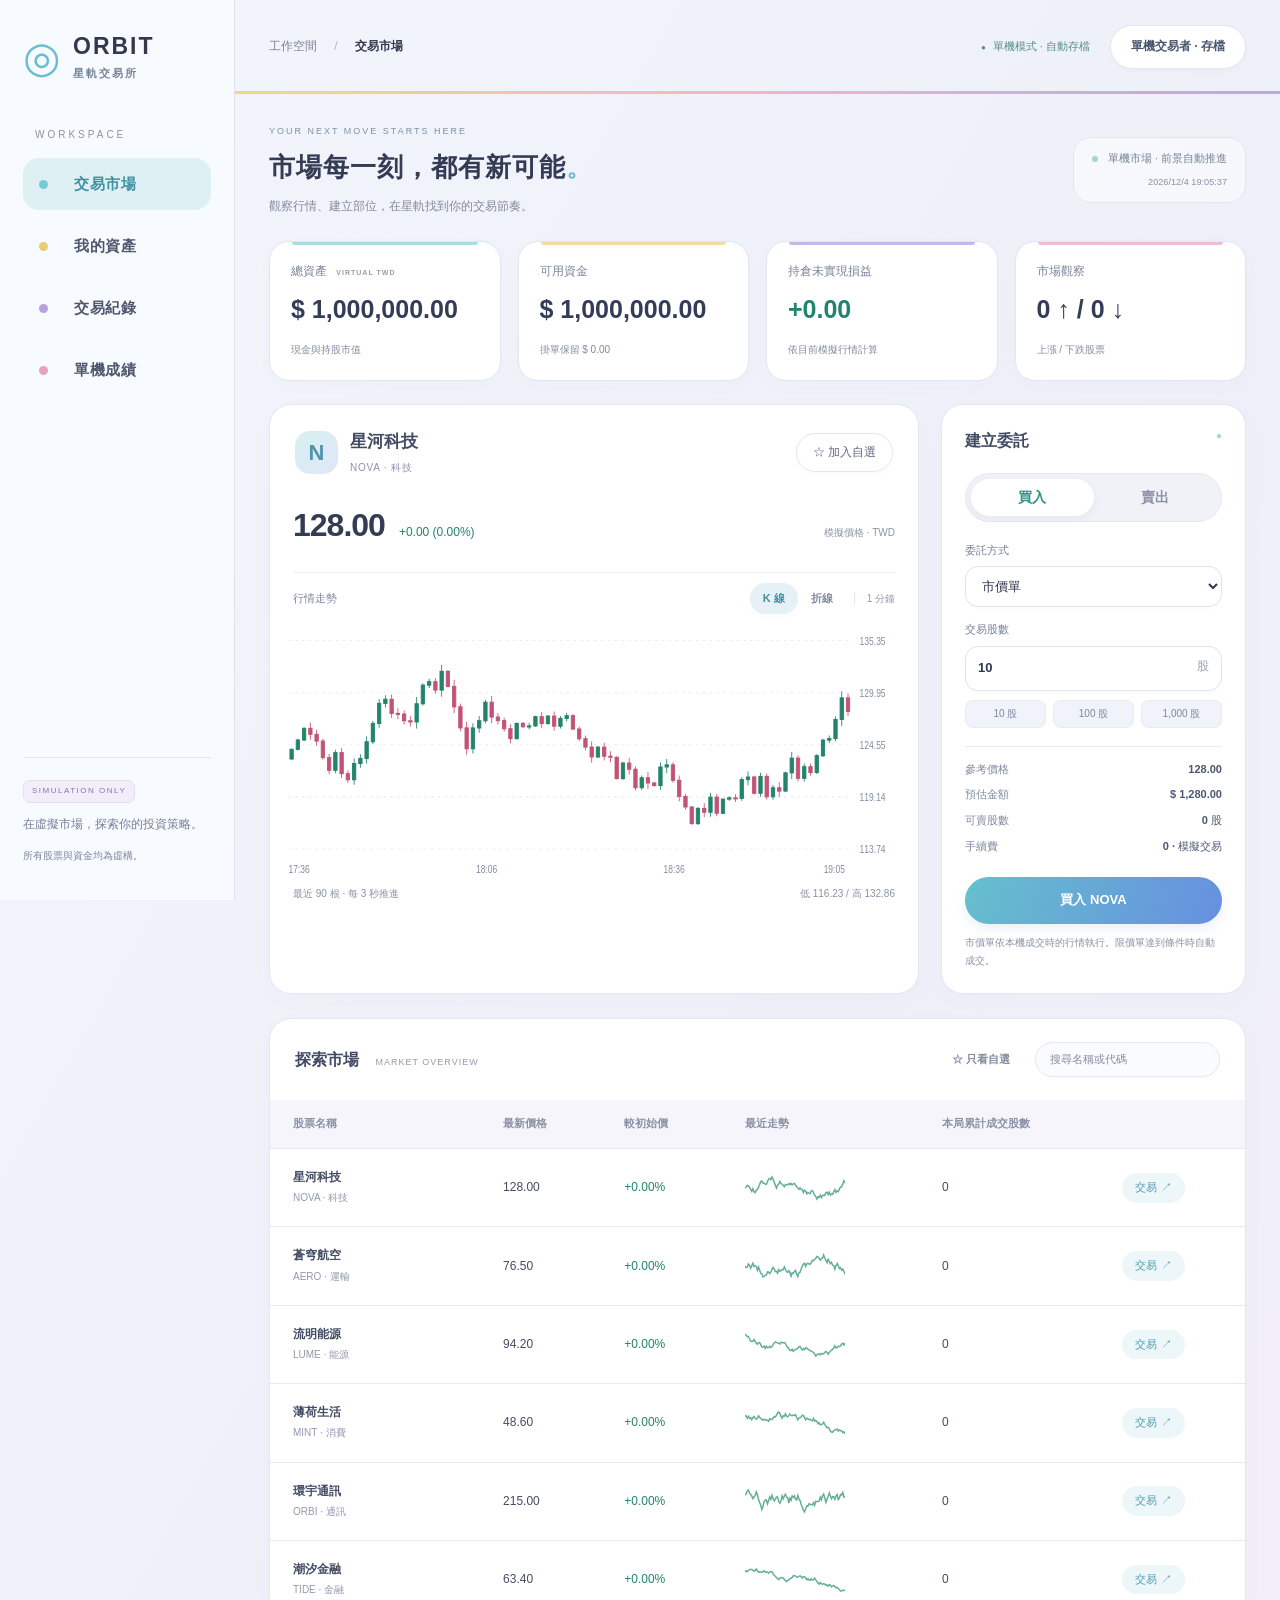
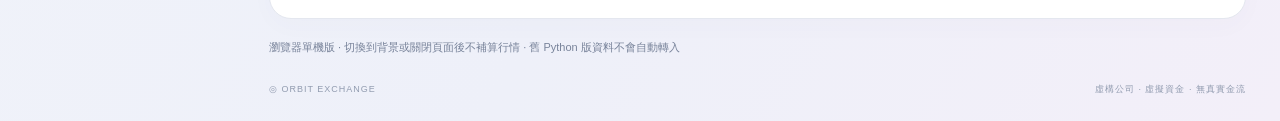
<file: index.html>
<!doctype html>
<html lang="zh-Hant">
<head><meta charset="utf-8"><meta name="viewport" content="width=device-width,initial-scale=1"><title>ORBIT · 星軌交易所</title><link rel="stylesheet" href="./public/style.css"><link rel="stylesheet" href="./public/pastel.css"><script defer src="./public/engine.js"></script><script defer src="./public/storage.js"></script><script defer src="./public/app.js"></script></head>
<body>
<aside class="sidebar"><a class="brand" href="./index.html">◎ <span>ORBIT<small>星軌交易所</small></span></a><div class="nav-label">WORKSPACE</div><nav><button class="nav active" data-view="market">◈ <span>交易市場</span></button><button class="nav" data-view="portfolio">▤ <span>我的資產</span></button><button class="nav" data-view="orders">⇄ <span>交易紀錄</span></button><button class="nav" data-view="leaders">♜ <span>單機成績</span></button></nav><div class="side-bottom"><div class="simulation">SIMULATION ONLY</div><p>在虛擬市場，探索你的投資策略。</p><small>所有股票與資金均為虛構。</small></div></aside>
<main><header><div class="breadcrumb">工作空間 <span>/</span> <b id="page-name">交易市場</b></div><div class="header-right"><span id="connection" class="connection">載入存檔</span><button id="account-button" class="outline">單機存檔</button></div></header>
<section class="intro"><div><div class="eyebrow">YOUR NEXT MOVE STARTS HERE</div><h1 id="heading">市場每一刻，都有新可能<span>。</span></h1><p>觀察行情、建立部位，在星軌找到你的交易節奏。</p></div><div class="market-badge"><i></i> 單機市場 · 前景自動推進<small id="clock">—</small></div></section>
<section class="stats"><article><span>總資產 <small>VIRTUAL TWD</small></span><strong id="equity">—</strong><small>現金與持股市值</small></article><article><span>可用資金</span><strong id="cash">—</strong><small id="reserved">初始 1,000,000 虛擬資金</small></article><article><span>持倉未實現損益</span><strong id="pnl">—</strong><small id="return">依目前模擬行情計算</small></article><article><span>市場觀察</span><strong id="breadth">—</strong><small>上漲 / 下跌股票</small></article></section>
<div id="market-view" class="view"><div class="trading-grid"><section class="panel chart-panel"><div class="panel-head"><div class="stock-title"><span class="stock-icon" id="stock-icon">N</span><div><h2 id="stock-name">星河科技</h2><span id="stock-symbol">NOVA · 科技</span></div></div><button id="watch-button" class="outline" aria-label="加入或移除自選">☆ 加入自選</button></div><div class="quote"><strong id="quote-price">—</strong><span id="quote-change">—</span><small>模擬價格 · TWD</small></div><div class="chart-tools"><span>行情走勢</span><div><button class="chip active" data-chart="candle">K 線</button><button class="chip" data-chart="line">折線</button><span class="timeframe">1 分鐘</span></div></div><div id="chart" role="img" aria-label="股票最近 90 分鐘行情"></div><div class="chart-foot"><span>最近 90 根 · 每 3 秒推進</span><span id="chart-range">—</span></div></section>
<section class="panel order-panel"><h2>建立委託 <span class="live-dot">●</span></h2><div class="segmented"><button class="active" data-side="buy">買入</button><button data-side="sell">賣出</button></div><form id="order-form"><label>委託方式<select id="order-kind"><option value="market">市價單</option><option value="limit">限價單</option></select></label><label id="limit-label" hidden>委託價格<input id="limit-price" type="number" min="1" max="1000000" step="0.01" placeholder="輸入每股價格"></label><label>交易股數<div class="quantity-input"><input id="quantity" type="number" value="10" min="1" max="1000000" step="1" required><span>股</span></div></label><div class="quick-amount"><button type="button" data-quantity="10">10 股</button><button type="button" data-quantity="100">100 股</button><button type="button" data-quantity="1000">1,000 股</button></div><div class="order-summary"><div><span>參考價格</span><b id="reference-price">—</b></div><div><span>預估金額</span><b id="estimate">—</b></div><div><span>可賣股數</span><b id="sellable">0 股</b></div><div><span>手續費</span><b>0 · 模擬交易</b></div></div><button class="primary submit-order" id="submit-order">買入 NOVA</button><p class="order-note">市價單依本機成交時的行情執行。限價單達到條件時自動成交。</p></form></section></div>
<section class="panel market-panel"><div class="panel-head"><h2>探索市場 <small>MARKET OVERVIEW</small></h2><div class="market-controls"><button id="filter-watch" class="chip">☆ 只看自選</button><input id="search" placeholder="搜尋名稱或代碼" aria-label="搜尋股票"></div></div><div class="table-wrap"><table><thead><tr><th>股票名稱</th><th>最新價格</th><th>較初始價</th><th>最近走勢</th><th>本局累計成交股數</th><th></th></tr></thead><tbody id="stock-table"></tbody></table></div></section></div>
<section id="portfolio-view" class="panel view" hidden><div class="panel-head"><h2>我的持倉</h2><span>此瀏覽器自動存檔</span></div><div class="table-wrap"><table><thead><tr><th>股票</th><th>持有股數</th><th>平均成本</th><th>市值</th><th>未實現損益</th></tr></thead><tbody id="positions-table"></tbody></table></div></section>
<section id="orders-view" class="panel view" hidden><div class="panel-head"><h2>委託與交易紀錄</h2><span>最近 200 筆已結束委託 + 全部掛單</span></div><div class="table-wrap"><table><thead><tr><th>時間</th><th>股票</th><th>方向 / 類型</th><th>股數</th><th>委託 / 成交價格</th><th>狀態</th><th></th></tr></thead><tbody id="orders-table"></tbody></table></div></section>
<section id="leaders-view" class="panel view" hidden><div class="panel-head"><h2>單機成績</h2><span>此瀏覽器的個人成績，非全球排行榜</span></div><div class="table-wrap"><table><thead><tr><th>排名</th><th>交易者</th><th>總資產</th><th>總報酬率</th></tr></thead><tbody id="leaders-table"></tbody></table></div></section>
<p class="local-notice">瀏覽器單機版 · 切換到背景或關閉頁面後不補算行情 · 舊 Python 版資料不會自動轉入</p><footer><span>◎ ORBIT EXCHANGE</span><span>虛構公司 · 虛擬資金 · 無真實金流</span></footer></main>
<dialog id="save-dialog"><button type="button" id="close-save" class="close" aria-label="關閉">×</button><div class="eyebrow">YOUR LOCAL JOURNEY</div><h2>單機存檔</h2><p>無須帳號。進度僅儲存在目前瀏覽器；清除網站資料會失去存檔。切換裝置或網址時，請匯出再匯入。</p><form id="name-form"><label>玩家暱稱<input id="player-name" maxlength="24" required></label><button class="primary">儲存暱稱</button></form><div class="save-actions"><button id="export-save" class="outline">匯出存檔 JSON</button><label class="import-label">匯入存檔<input id="import-save" type="file" accept=".json,application/json"></label><button id="reset-save" class="text-button">重新開始遊戲</button></div></dialog><div id="toast" role="status" hidden></div>
</body></html>
</file>
<file: public/style.css>
:root{color-scheme:dark;--bg:#0c1015;--panel:#13191f;--border:#252d36;--muted:#82909f;--text:#e7edf2;--accent:#c5f277;--green:#72d9b0;--red:#f1828d}*{box-sizing:border-box}body{margin:0;background:var(--bg);color:var(--text);font:14px/1.6 'Segoe UI','Microsoft JhengHei',sans-serif}button,input,select{font:inherit}button,a,input,select{-webkit-tap-highlight-color:transparent}button{cursor:pointer}button{color:inherit;background:none;border:0}button:hover{filter:brightness(1.15)}button:disabled{opacity:.45;cursor:wait}button:focus-visible,a:focus-visible{outline:2px solid var(--accent);outline-offset:4px}input,select{background:#0e141a;border:1px solid var(--border);color:var(--text);border-radius:7px;padding:11px 12px;width:100%;outline:none}input:focus,select:focus{border-color:var(--accent)}input::placeholder{color:#637080}[hidden]{display:none!important}.sidebar{position:fixed;inset:0 auto 0 0;width:210px;border-right:1px solid var(--border);padding:30px 20px;display:flex;flex-direction:column}.brand{text-decoration:none;color:var(--accent);display:flex;align-items:center;gap:12px;font-size:40px;line-height:1}.brand span{font-size:23px;letter-spacing:4px;color:var(--text);font-weight:700}.brand small{display:block;letter-spacing:3px;font-size:10px;color:var(--muted);margin-top:10px}.nav-label{margin:55px 12px 15px;color:#566575;letter-spacing:2px;font-size:10px}.nav{display:flex;gap:13px;align-items:center;width:100%;text-align:left;padding:13px 15px;border-radius:7px;color:var(--muted);margin-bottom:7px;font-size:17px}.nav span{font-size:14px}.nav.active{color:var(--accent);background:#202b21}.side-bottom{margin-top:auto;color:var(--muted);font-size:12px}.side-bottom p{max-width:140px}.side-bottom small{font-size:10px}.simulation{font-size:9px;letter-spacing:1.5px;border:1px solid #38422e;color:var(--accent);display:inline-block;padding:4px 8px;border-radius:4px}main{margin-left:210px;padding:0 34px;max-width:1800px}header{height:82px;display:flex;align-items:center;justify-content:space-between;border-bottom:1px solid var(--border)}.breadcrumb{color:var(--muted);font-size:12px}.breadcrumb span{margin:0 14px;color:#40505d}.breadcrumb b{color:#d4dce3;font-weight:400}.header-right{display:flex;gap:22px;align-items:center}.connection{font-size:11px;color:var(--green)}.connection::before{content:'●';font-size:8px;margin-right:7px}.outline{border:1px solid #35404a;border-radius:6px;padding:7px 12px;font-size:12px}.intro{display:flex;justify-content:space-between;align-items:center;padding:33px 0 27px}.eyebrow{font-size:9px;letter-spacing:2.5px;color:var(--accent)}h1{font-size:27px;font-weight:600;letter-spacing:1px;margin:10px 0 8px}h1 span{color:var(--accent)}.intro p{color:var(--muted);font-size:12px;margin:0}.market-badge{font-size:11px;color:#b0bdc7;text-align:right}.market-badge i{display:inline-block;width:6px;height:6px;border-radius:50%;background:var(--accent);margin-right:7px}.market-badge small{display:block;color:var(--muted);margin-top:7px}.stats{display:grid;grid-template-columns:repeat(4,1fr);border:1px solid var(--border);border-radius:10px;background:linear-gradient(105deg,#19211e,#13191f 40%);margin-bottom:25px}.stats article{padding:20px 23px;position:relative}.stats article+article::before{content:'';position:absolute;left:0;top:24px;bottom:24px;width:1px;background:var(--border)}.stats article>span{display:block;font-size:12px;color:#a4b1be}.stats span small{font-size:8px;letter-spacing:1px;margin-left:6px;color:#637364}.stats strong{display:block;font-size:26px;font-weight:550;font-variant-numeric:tabular-nums;margin:8px 0}.stats article>small{font-size:10px;color:var(--muted)}.trading-grid{display:grid;grid-template-columns:minmax(0,1fr) 305px;gap:22px}.panel{border:1px solid var(--border);border-radius:10px;background:var(--panel);overflow:hidden}.panel-head{display:flex;justify-content:space-between;align-items:center;padding:22px 23px;gap:15px}.panel-head>span{font-size:11px;color:var(--muted)}h2{font-size:16px;margin:0;font-weight:550}h2 small{font-size:9px;letter-spacing:1px;color:#667686;margin-left:12px}.stock-title{display:flex;gap:12px;align-items:center}.stock-icon{background:#2b3430;color:var(--accent);font-size:22px;display:grid;place-items:center;width:43px;height:43px;border-radius:9px}.stock-title h2{font-size:17px}.stock-title div>span{font-size:10px;color:var(--muted);letter-spacing:.8px}.quote{padding:0 23px;display:flex;gap:14px;align-items:baseline}.quote strong{font-size:32px;font-weight:500;letter-spacing:-1px}.quote>span{font-size:12px}.quote small{font-size:10px;color:var(--muted);margin-left:auto}.positive{color:var(--green)!important}.negative{color:var(--red)!important}.chart-tools{margin:20px 23px 0;display:flex;align-items:center;justify-content:space-between;padding:10px 0;border-top:1px solid var(--border);font-size:11px;color:var(--muted)}.chip{padding:5px 10px;border-radius:5px;font-size:11px;color:var(--muted)}.chip.active{background:#293528;color:var(--accent)}.timeframe{padding-left:12px;border-left:1px solid var(--border);margin-left:8px;font-size:10px}#chart{padding:0 10px;min-height:254px}#chart svg{width:100%;height:254px;display:block}.gridline{stroke:#28313a;stroke-dasharray:3 5}.axis-label{fill:#728090;font-size:10px}.candle-up{fill:var(--green);stroke:var(--green)}.candle-down{fill:var(--red);stroke:var(--red)}.price-line{fill:none;stroke:var(--accent);stroke-width:2}.chart-foot{display:flex;justify-content:space-between;padding:8px 23px 17px;color:#6f7d89;font-size:10px}.order-panel{padding:22px}.order-panel h2{display:flex;justify-content:space-between}.live-dot{color:var(--accent);font-size:10px}.segmented{display:flex;background:#0d1319;border-radius:7px;padding:4px;margin:20px 0}.segmented button{width:50%;padding:7px;border-radius:5px;color:var(--muted)}.segmented button.active{background:#284338;color:var(--green)}.segmented button[data-side=sell].active{background:#462d34;color:var(--red)}label{display:block;color:#9daab6;font-size:11px;margin:14px 0 8px}label input,label select{display:block;margin-top:7px;font-size:13px}.quantity-input{position:relative}.quantity-input input{padding-right:35px}.quantity-input span{position:absolute;right:13px;top:11px;font-size:12px}.quick-amount{display:flex;gap:7px;margin-top:9px}.quick-amount button{background:#202932;color:#9ba9b6;border-radius:4px;flex:1;font-size:10px;padding:4px}.order-summary{margin:18px 0;border-top:1px solid var(--border);padding-top:10px}.order-summary div{display:flex;justify-content:space-between;font-size:11px;padding:4px 0;color:var(--muted)}.order-summary b{font-weight:400;color:var(--text);font-variant-numeric:tabular-nums}.primary{background:var(--accent);color:#1a2815;font-weight:650;border-radius:6px;padding:12px;width:100%;font-size:13px}.primary.sell{background:var(--red);color:#301720}.order-note{font-size:10px;color:#6e7e8d;line-height:1.8;margin-bottom:0}.market-panel{margin-top:23px}.market-controls{display:flex;gap:12px;align-items:center}.market-controls input{width:185px;padding:7px 10px;font-size:11px}.table-wrap{overflow:auto}table{width:100%;border-collapse:collapse;text-align:left;white-space:nowrap}th{color:#82909e;background:#11171d;font-size:10px;font-weight:400;padding:12px 23px}td{padding:16px 23px;border-top:1px solid #222b34;font-size:12px;font-variant-numeric:tabular-nums}td small{display:block;color:#718291;font-size:10px}tbody tr:hover{background:#182128}.stock-select{text-align:left;padding:0;min-width:110px}.stock-select b{font-weight:500}.spark{width:100px;height:28px;display:block}.spark polyline{fill:none;stroke:var(--green);stroke-width:1.5}.spark.down polyline{stroke:var(--red)}.trade-link{color:var(--accent);font-size:11px}.empty{text-align:center;color:var(--muted);padding:55px!important}.status{border:1px solid #34404c;padding:3px 7px;border-radius:4px;font-size:10px}.status.filled{color:var(--green);border-color:#2c4e43}.status.open{color:var(--accent)}footer{display:flex;justify-content:space-between;font-size:9px;color:#536270;padding:25px 0;letter-spacing:1px}dialog{background:#171e26;color:var(--text);border:1px solid #3b4855;border-radius:14px;padding:35px;width:min(420px,92vw)}dialog::backdrop{background:#02060bba;backdrop-filter:blur(5px)}dialog h2{font-size:24px;margin-top:12px}dialog p{font-size:12px;color:var(--muted)}dialog .primary{margin-top:12px}.close{position:absolute;right:13px;top:10px;font-size:25px;color:var(--muted)}.text-button{font-size:12px;color:var(--accent);display:block;margin:18px auto 0}#auth-error{color:var(--red);min-height:18px}#toast{position:fixed;bottom:30px;left:50%;transform:translateX(-50%);background:#d7edbc;color:#162111;border-radius:8px;padding:13px 23px;box-shadow:0 10px 40px #0008;z-index:10;max-width:90vw}#toast.error{background:#f4c1c7;color:#401923}@media(min-width:1500px){#chart,#chart svg{min-height:290px}}@media(max-width:1150px){.sidebar{width:175px;padding:28px 14px}main{margin-left:175px;padding:0 22px}.stats article{padding:17px 15px}.stats strong{font-size:22px}.trading-grid{grid-template-columns:minmax(0,1fr) 275px;gap:15px}.quote small{display:none}td,th{padding-left:17px;padding-right:17px}.market-badge{display:none}h1{font-size:24px}}@media(max-width:850px){.sidebar{width:70px;padding:25px 9px}.brand{justify-content:center}.brand span,.nav span,.nav-label,.side-bottom{display:none}.sidebar nav{margin-top:35px}.nav{justify-content:center;padding:12px 0}main{margin-left:70px;padding:0 18px}.stats{grid-template-columns:1fr 1fr}.stats article:nth-child(3)::before{display:none}.trading-grid{grid-template-columns:1fr}.order-panel{padding:22px}.order-panel form{display:grid;grid-template-columns:1fr 1fr;gap:0 20px}.order-summary{grid-column:2;grid-row:1/4}.quick-amount{grid-column:1}.submit-order,.order-note{grid-column:1/-1}.market-controls input{width:150px}.panel-head h2 small{display:none}}@media(max-width:540px){.sidebar{position:static;width:100%;height:66px;flex-direction:row;align-items:center;border-bottom:1px solid var(--border);padding:0 15px}.brand{font-size:32px}.sidebar nav{margin:0 0 0 auto;display:flex;gap:8px}.nav{margin:0;width:43px}.nav span{display:none}main{margin-left:0;padding:0 14px}header{height:62px}.header-right{gap:10px}.connection{font-size:10px}.breadcrumb{font-size:10px}.intro{padding:25px 0 22px}h1{font-size:21px;letter-spacing:0}.intro p{font-size:11px}.eyebrow{font-size:8px}.stats{margin-bottom:16px}.stats strong{font-size:22px}.stats span small{display:none}.stats article>small{font-size:9px}.panel-head{padding:18px}.quote{padding:0 18px}.quote strong{font-size:29px}.chart-tools{margin-left:18px;margin-right:18px}.market-panel .panel-head{align-items:flex-start;flex-direction:column;gap:12px}.market-controls{width:100%;justify-content:space-between}.market-controls input{width:180px}footer{font-size:8px;letter-spacing:0}.order-panel form{display:block}.order-note{font-size:11px}}
</file>
<file: public/pastel.css>
/* Soft pastel dashboard: local fonts and CSS only. */
:root{color-scheme:light;--bg:#eef1f9;--panel:#fff;--border:#e2e5ee;--muted:#767e94;--text:#32384f;--accent:#368aa3;--green:#22836e;--red:#c25375}
body{background:linear-gradient(120deg,#f2f5fa 0%,#eef0f9 65%,#f3eff9 100%);font-family:'Segoe UI','Microsoft JhengHei',sans-serif}
button{transition:background .18s,box-shadow .18s,transform .18s}button:hover{filter:none;background-color:#edf3f9}button:active{transform:translateY(1px)}
input,select{background:#fff;border-color:#e0e4ee;border-radius:13px;box-shadow:0 2px 4px #35446904;color:var(--text)}input::placeholder{color:#858ba0}input:focus,select:focus{border-color:#67b6cf;box-shadow:0 0 0 3px #73c6d51a}
.sidebar{width:235px;background:#f9fbffdb;border-color:#dde2ee;padding:35px 23px}.brand{color:#69bed0;gap:12px;font-size:43px}.brand span{font-size:23px;letter-spacing:2px}.brand small{color:#778298;letter-spacing:2px;font-size:11px}.nav-label{margin-top:48px;color:#8b91a5;letter-spacing:3px;font-size:10px}.nav{border-radius:16px;padding:14px 16px;font-size:0;color:#50586e;gap:13px;margin-bottom:10px}.nav::before{content:'';width:9px;height:9px;border-radius:50%;background:#74cbd8;flex-shrink:0}.nav:nth-child(2)::before{background:#e9cc77}.nav:nth-child(3)::before{background:#b6a1e1}.nav:nth-child(4)::before{background:#e9a2bc}.nav span{font-size:15px;font-weight:650;letter-spacing:.5px}.nav.active{background:#def0f4;color:#3f91a2}.nav:hover{background:#e9eef8}.side-bottom{border-top:1px solid var(--border);padding-top:22px}.side-bottom p{max-width:180px}.simulation{background:#f1edf9;border-color:#e5dcf2;color:#8876a9;border-radius:7px;font-size:8px}.side-bottom small{color:#7c8498}
main{margin-left:235px;padding:0 34px;max-width:1900px}header{height:94px;position:relative;border:0}header::after{content:'';position:absolute;bottom:0;left:-34px;right:-34px;height:3px;background:linear-gradient(90deg,#f0d887,#f0b4ca,#b9a7e9)}.breadcrumb{color:#7c8397}.breadcrumb span{color:#b3b6c5}.breadcrumb b{color:var(--text);font-weight:650}.connection{color:#538f89}.header-right{gap:20px}.outline{background:white;border:1px solid #e3e7ee;border-radius:24px;padding:9px 16px;color:#616b80;box-shadow:0 3px 8px #38476505}.outline:hover{background:#f7f9fc;box-shadow:0 4px 12px #38476510}#account-button{color:#47556e;font-weight:650;padding:11px 20px}
.intro{padding:30px 0 25px}.eyebrow{color:#7c91a8;font-size:9px;letter-spacing:2px}h1{font-size:26px;color:#343b55;margin-top:9px}h1 span{color:#70bdcc}.intro p{color:#82899d}.market-badge{background:#ffffff80;border:1px solid #e1e6ee;border-radius:18px;padding:12px 18px;color:#748398}.market-badge i{background:#a0d9c7}.market-badge small{color:#8790a4}
.stats{border:0;background:none;gap:17px;border-radius:0;margin-bottom:23px}.stats article{background:#fff;border:1px solid #e3e6ef;border-radius:20px;box-shadow:0 5px 19px #42577905;padding:20px 21px;overflow:hidden}.stats article::after{content:'';position:absolute;top:0;left:22px;right:22px;height:3px;border-radius:0 0 6px 6px;background:#a7dce4}.stats article:nth-child(2)::after{background:#efdc9e}.stats article:nth-child(3)::after{background:#c7b6e8}.stats article:nth-child(4)::after{background:#efbed2}.stats article+article::before{display:none}.stats article>span{color:#7a8398;font-weight:550}.stats span small{color:#969db0;font-size:7px}.stats strong{color:#343d57;font-weight:650;font-size:25px}.stats article>small{color:#828a9e}
.panel{background:white;border:1px solid #e4e7ef;border-radius:22px;box-shadow:0 7px 24px #45547c06}.panel-head{padding:23px 25px}h2{font-weight:650;color:#424a64}h2 small{color:#9399ab;font-weight:400}.stock-icon{background:linear-gradient(135deg,#d7f1ef,#dfe6fa);color:#5195ac;border-radius:15px;font-weight:600}.stock-title div>span{color:#8a93a5}.quote strong{color:#343c55;font-weight:650}.quote small{color:#8b93a5}.chart-tools{border-color:#edf0f5;color:#7a859b}.chip{border-radius:20px;padding:7px 13px;color:#838b9e;font-weight:600}.chip.active{background:#e5f1f6;color:#438fa4;box-shadow:0 2px 6px #35476506}.timeframe{color:#9098a9;border-color:#e1e5ee}.gridline{stroke:#e8ebf3;stroke-dasharray:3 5}.axis-label{fill:#818ba0}.price-line{stroke:#6daeca;stroke-width:2.5}.chart-foot{color:#8992a5}.live-dot{color:#a2d9c8}.order-panel{padding:23px}.segmented{background:#f0f2f8;border:1px solid #e6e8f0;border-radius:25px;padding:5px}.segmented button{border-radius:22px;font-weight:650;color:#8a92a4}.segmented button.active{background:white;color:#338e87;box-shadow:0 3px 8px #40567810}.segmented button[data-side=sell].active{background:#fff;color:#bc6484}.quick-amount button{background:#f0f3fa;color:#7e89a0;border:1px solid #e6ebf3;border-radius:8px;padding:5px}.quick-amount button:hover{background:#e2eef7}.order-summary{border-color:#e8ebf2}.order-summary div{color:#7e899c}.order-summary b{color:#4b5770;font-weight:550}label{color:#758199;font-weight:550}.quantity-input span{color:#96a0b0}.primary{background:linear-gradient(110deg,#65c0cc,#678fe1);border-radius:24px;color:white;box-shadow:0 5px 12px #719fda26;padding:13px;font-weight:650}.primary:hover{background:linear-gradient(110deg,#54b4c3,#5b81d4);box-shadow:0 6px 18px #719fda40}.primary.sell{background:linear-gradient(110deg,#e3a3bd,#b899d5);color:white}.order-note{color:#8791a4}
.market-controls input{border-radius:20px;background:#fafbfe;border-color:#e5e8f0;padding:8px 14px}.market-panel{margin-top:24px}th{background:#f5f5fb;color:#8b91a5;font-weight:650;font-size:11px;padding-top:15px;padding-bottom:15px}td{border-color:#e7e9f0;padding-top:19px;padding-bottom:19px;color:#444c65}tbody tr:hover{background:#f8fbfe}.stock-select b{font-weight:650}.stock-select:hover{background:none;color:#428da5}td small{color:#9199ab;margin-top:3px}.trade-link{color:#4d9db0;background:#edf6f8;border-radius:20px;padding:6px 13px}.trade-link:hover{background:#dfedf5}.status{background:#f5f5fb;color:#8990a3;border-color:#e8e8f1;border-radius:15px;padding:4px 10px}.status.filled{background:#edf8f3;border-color:#dbeee5;color:#368772}.status.open{background:#eef4ff;border-color:#dee8f7;color:#6286bd}.spark polyline{stroke:#65ae99}.spark.down polyline{stroke:#d58cab}.empty{color:#8994a8}footer{color:#929cb0;font-size:9px}
dialog{background:#fbfcff;border:1px solid #e5e8f2;border-radius:25px;box-shadow:0 20px 80px #58638328;color:var(--text)}dialog::backdrop{background:#67728a45;backdrop-filter:blur(5px)}dialog h2{color:#39435d}dialog .eyebrow{color:#7e9bb5}.close{color:#8792a6}.text-button{color:#548fae;border-radius:16px;padding:5px 12px}#toast{background:#effaf6;border:1px solid #cae6db;color:#3e7769;box-shadow:0 8px 30px #55617b1a;border-radius:18px}#toast.error{background:#fff1f6;color:#a14f70;border-color:#f1d5e0}
@media(max-width:1200px){.sidebar{width:205px;padding:30px 18px}main{margin-left:205px;padding:0 24px}header::after{left:-24px;right:-24px}.stats{gap:12px}.stats article{padding:18px 15px}.stats strong{font-size:22px}.stats span small{display:none}}
@media(max-width:850px){.sidebar{width:76px;padding:25px 10px}.brand{font-size:36px}.brand span,.nav-label,.side-bottom{display:none}.nav{height:46px;padding:13px;gap:0}.nav::before{width:12px;height:12px}.nav span{display:none}main{margin-left:76px;padding:0 20px}header::after{left:-20px;right:-20px}.stats{gap:14px}.stats article{padding:18px}.market-badge{display:none}}
@media(max-width:540px){.sidebar{position:static;width:100%;height:66px;padding:0 17px;background:#fafcff}.sidebar nav{gap:6px}.nav{width:43px;height:38px}.nav::before{width:10px;height:10px}.brand{font-size:32px}main{margin-left:0;padding:0 15px}header{height:68px}header::after{left:-15px;right:-15px}.header-right{gap:9px}#account-button{padding:8px 12px;font-size:11px}.breadcrumb span{margin:0 7px}.intro{padding:24px 0 21px}h1{font-size:21px}.stats{gap:11px;margin-bottom:18px}.stats article{padding:17px 14px;border-radius:17px}.stats strong{font-size:21px}.stats article>small{font-size:9px}.panel{border-radius:19px}.panel-head{padding:18px}.order-panel{padding:21px}.quote strong{font-size:28px}.market-controls input{width:170px}.chart-foot{padding-left:17px;padding-right:17px}.outline{padding:8px 12px}.stats article>span{font-size:11px}footer{font-size:8px}}

.save-actions{display:grid;gap:14px;margin-top:22px}.import-label{margin:0;padding:10px;background:#f0f4fa;border-radius:12px}.import-label input{max-width:100%}.local-notice{font-size:11px;color:#78839a;margin:20px 0 0}.header-right{flex-wrap:wrap}#save-dialog{max-height:90vh;overflow:auto}
</file>
